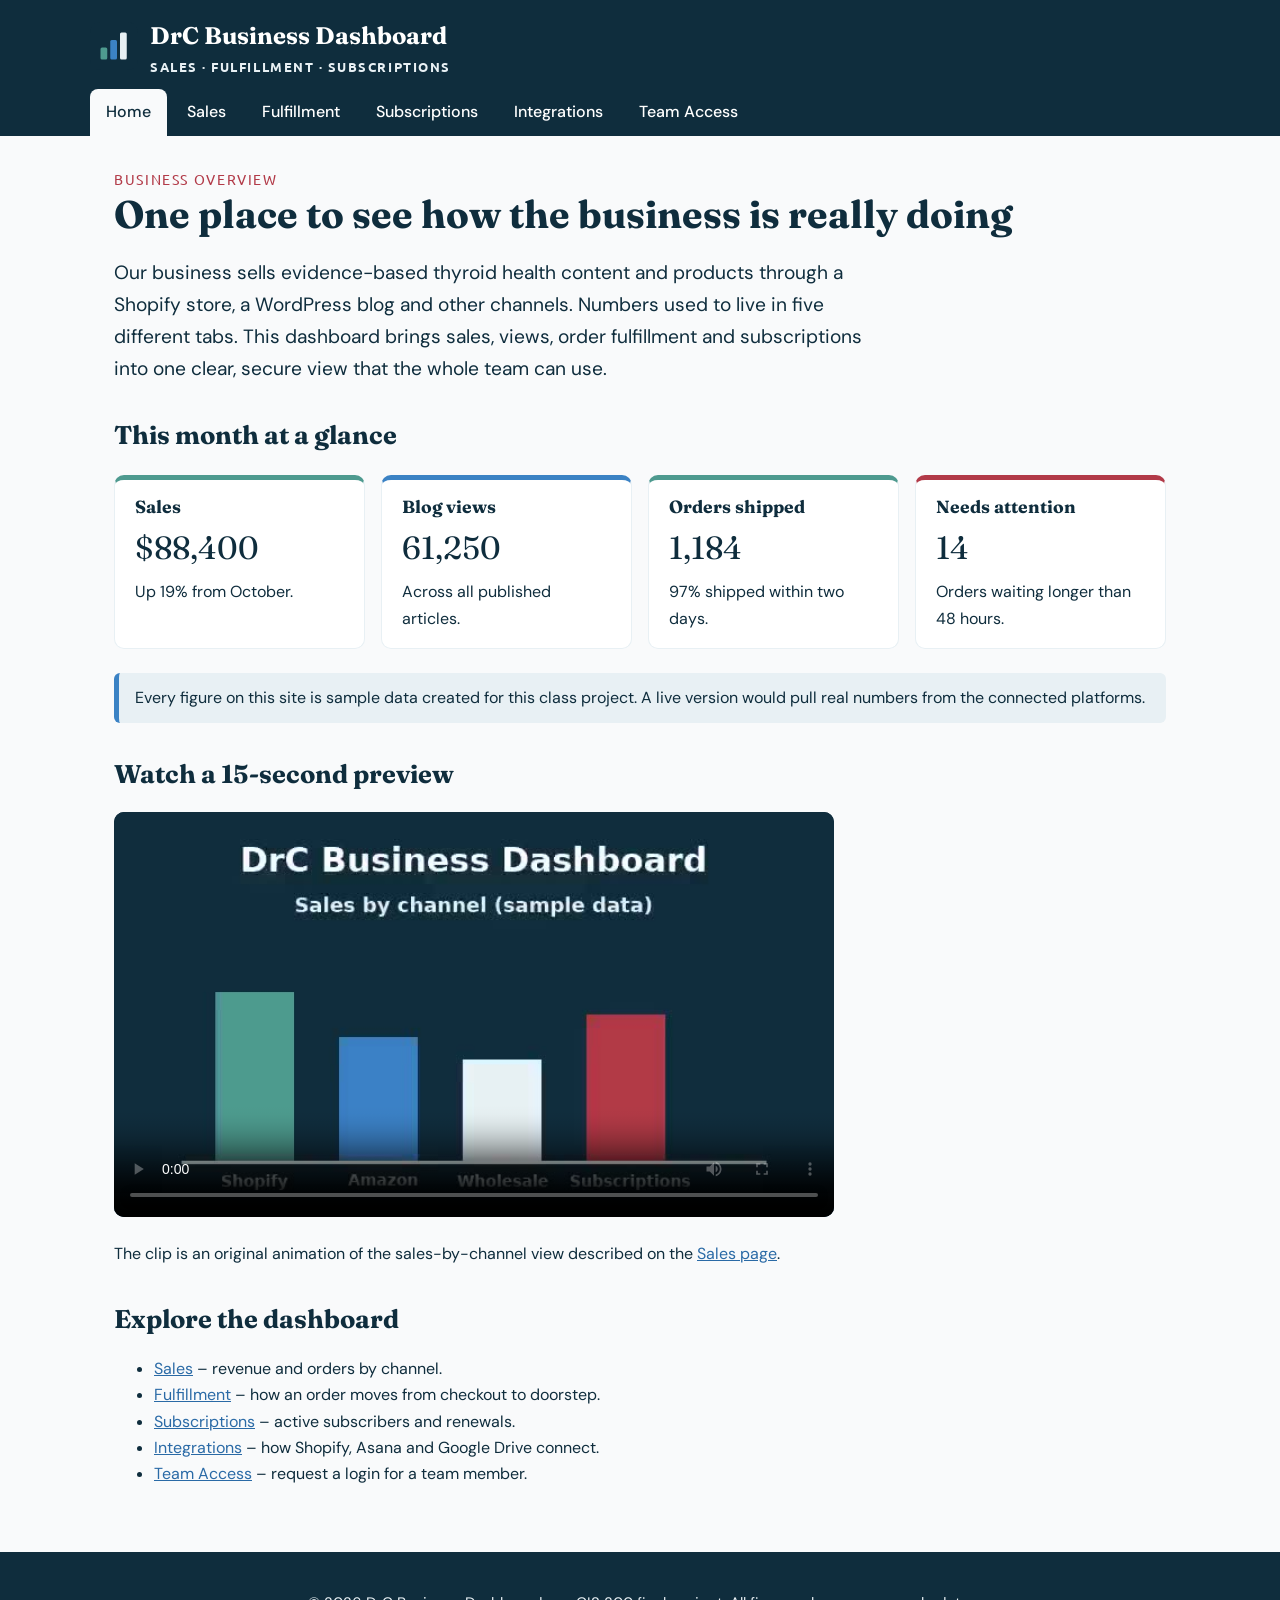
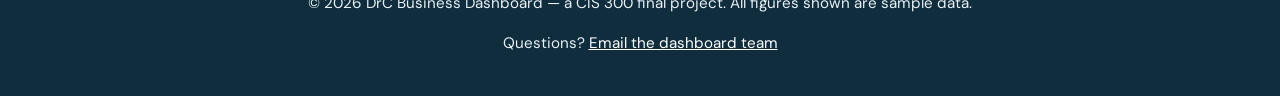
<file: index.html>
<!DOCTYPE html>
<html lang="en">
<head>
  <meta charset="utf-8">
  <meta name="viewport" content="width=device-width, initial-scale=1">
  <meta name="description" content="A single dashboard that tracks sales, website views, order fulfillment and subscriptions across Shopify, Amazon and more for a small health-content business.">
  <meta name="keywords" content="business dashboard, sales tracking, order fulfillment, subscriptions, Shopify, Asana">
  <title>Home | DrC Business Dashboard</title>
  <link rel="stylesheet" href="style.css">
</head>
<body>
  <a class="skip-link" href="#content">Skip to main content</a>
  <header>
    <div class="brand">
      <img src="images/logo.svg" alt="DrC Business Dashboard logo">
      <p>DrC Business Dashboard<span>Sales &middot; Fulfillment &middot; Subscriptions</span></p>
    </div>
    <nav aria-label="Main navigation">
      <ul>
        <li><a href="index.html" class="current" aria-current="page">Home</a></li>
        <li><a href="sales.html">Sales</a></li>
        <li><a href="fulfillment.html">Fulfillment</a></li>
        <li><a href="subscriptions.html">Subscriptions</a></li>
        <li><a href="integrations.html">Integrations</a></li>
        <li><a href="access.html">Team Access</a></li>
      </ul>
    </nav>
  </header>
  <main id="content">
    <p class="kicker">Business overview</p>
    <h1>One place to see how the business is really doing</h1>
    <p class="lead">Our business sells evidence-based thyroid health content and products through a Shopify store, a WordPress blog and other channels. Numbers used to live in five different tabs. This dashboard brings sales, views, order fulfillment and subscriptions into one clear, secure view that the whole team can use.</p>

    <section aria-labelledby="snapshot">
      <h2 id="snapshot">This month at a glance</h2>
      <div class="cards">
        <div class="card"><h3>Sales</h3><p class="big">$88,400</p><p>Up 19% from October.</p></div>
        <div class="card info"><h3>Blog views</h3><p class="big">61,250</p><p>Across all published articles.</p></div>
        <div class="card"><h3>Orders shipped</h3><p class="big">1,184</p><p>97% shipped within two days.</p></div>
        <div class="card alert"><h3>Needs attention</h3><p class="big">14</p><p>Orders waiting longer than 48 hours.</p></div>
      </div>
      <p class="note">Every figure on this site is sample data created for this class project. A live version would pull real numbers from the connected platforms.</p>
    </section>

    <section aria-labelledby="preview">
      <h2 id="preview">Watch a 15-second preview</h2>
      <video controls preload="metadata" poster="images/video-poster.jpg">
        <source src="video/dashboard-preview.mp4" type="video/mp4">
        <p>Your browser does not support HTML5 video. A short animation shows sales growing for each channel.</p>
      </video>
      <p>The clip is an original animation of the sales-by-channel view described on the <a href="sales.html">Sales page</a>.</p>
    </section>

    <section aria-labelledby="explore">
      <h2 id="explore">Explore the dashboard</h2>
      <ul>
        <li><a href="sales.html">Sales</a> &ndash; revenue and orders by channel.</li>
        <li><a href="fulfillment.html">Fulfillment</a> &ndash; how an order moves from checkout to doorstep.</li>
        <li><a href="subscriptions.html">Subscriptions</a> &ndash; active subscribers and renewals.</li>
        <li><a href="integrations.html">Integrations</a> &ndash; how Shopify, Asana and Google Drive connect.</li>
        <li><a href="access.html">Team Access</a> &ndash; request a login for a team member.</li>
      </ul>
    </section>
  </main>
  <footer>
    <p>&copy; 2026 DrC Business Dashboard &mdash; a CIS 300 final project. All figures shown are sample data.</p>
    <p>Questions? <a href="mailto:rgchristianson@gmail.com">Email the dashboard team</a></p>
  </footer>
</body>
</html>
</file>
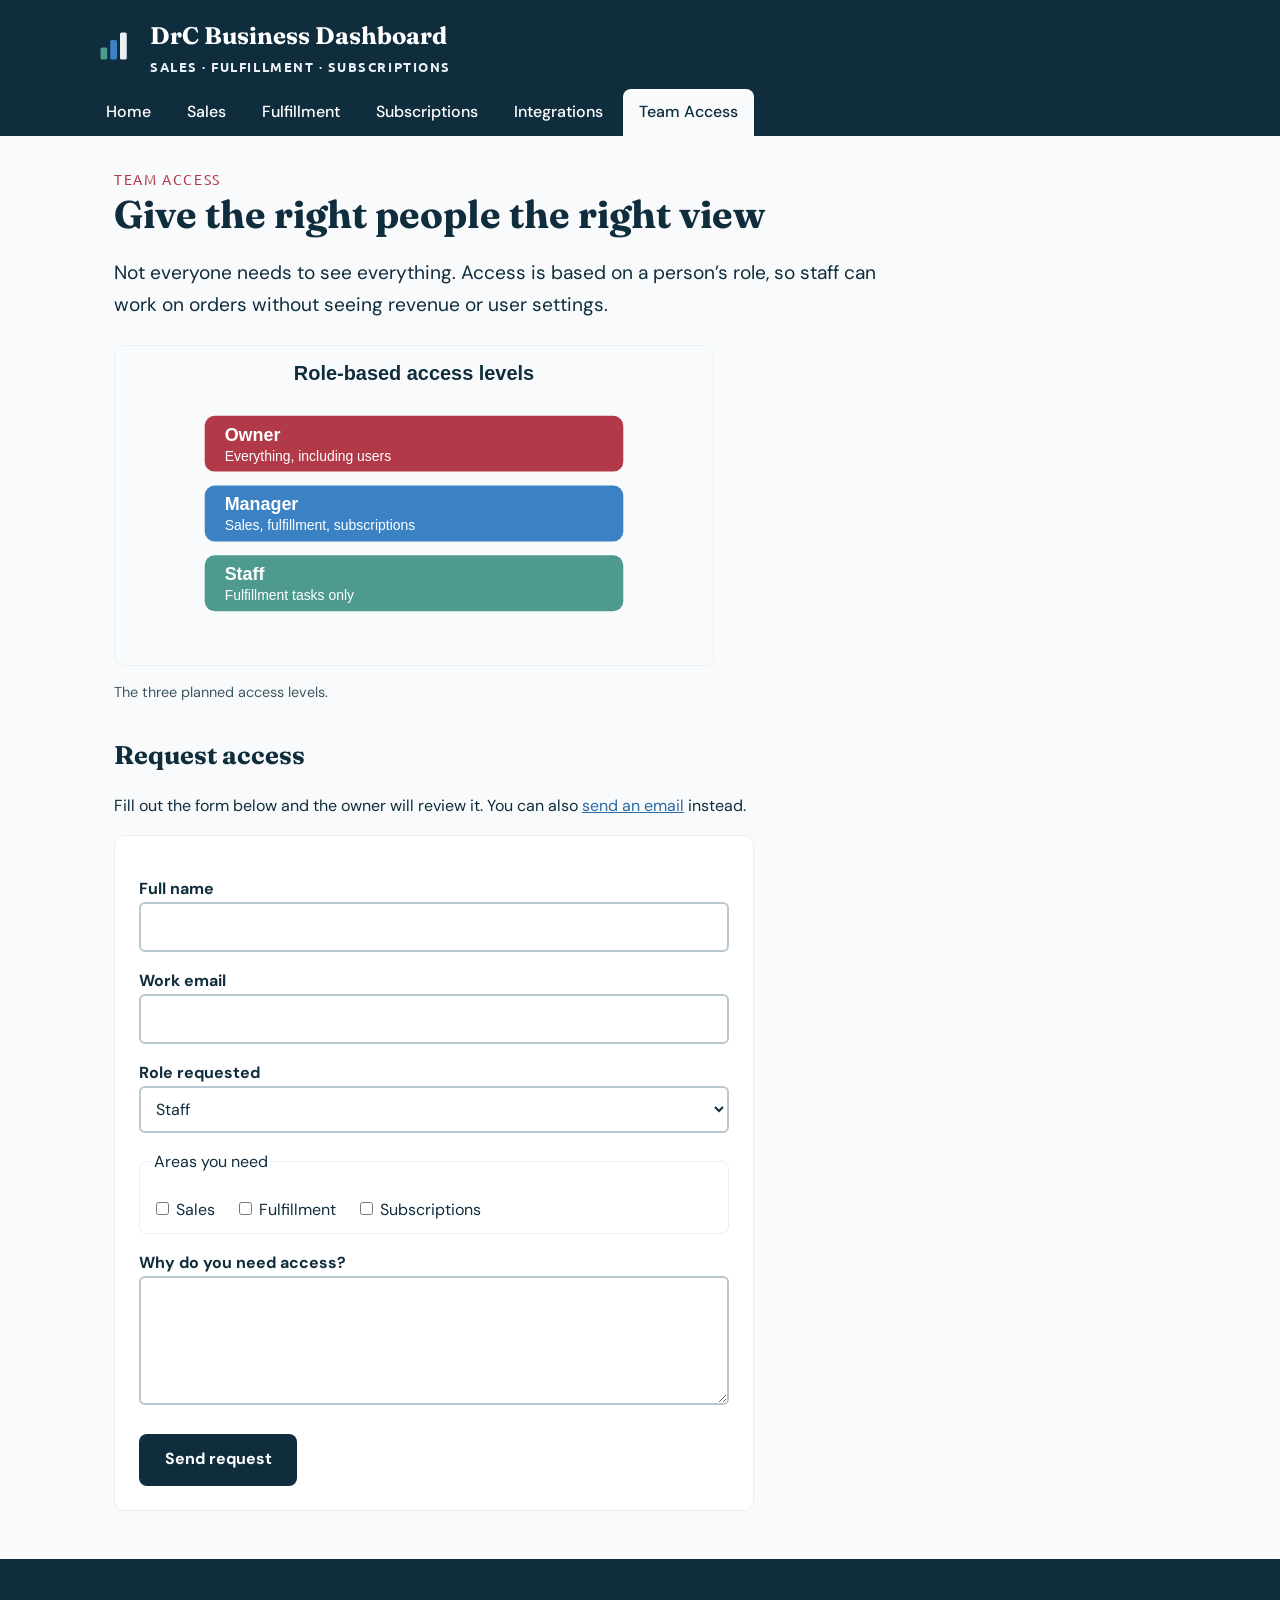
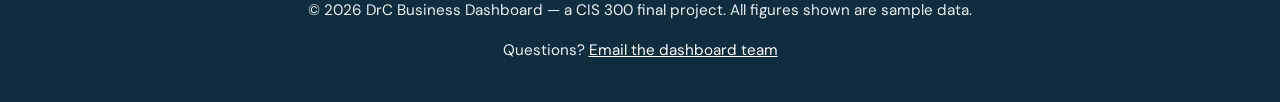
<file: access.html>
<!DOCTYPE html>
<html lang="en">
<head>
  <meta charset="utf-8">
  <meta name="viewport" content="width=device-width, initial-scale=1">
  <meta name="description" content="Request dashboard access for a team member. Describes owner, manager and staff roles and includes an access request form.">
  <meta name="keywords" content="business dashboard, sales tracking, order fulfillment, subscriptions, Shopify, Asana">
  <title>Team Access | DrC Business Dashboard</title>
  <link rel="stylesheet" href="style.css">
</head>
<body>
  <a class="skip-link" href="#content">Skip to main content</a>
  <header>
    <div class="brand">
      <img src="images/logo.svg" alt="DrC Business Dashboard logo">
      <p>DrC Business Dashboard<span>Sales &middot; Fulfillment &middot; Subscriptions</span></p>
    </div>
    <nav aria-label="Main navigation">
      <ul>
        <li><a href="index.html">Home</a></li>
        <li><a href="sales.html">Sales</a></li>
        <li><a href="fulfillment.html">Fulfillment</a></li>
        <li><a href="subscriptions.html">Subscriptions</a></li>
        <li><a href="integrations.html">Integrations</a></li>
        <li><a href="access.html" class="current" aria-current="page">Team Access</a></li>
      </ul>
    </nav>
  </header>
  <main id="content">
    <p class="kicker">Team access</p>
    <h1>Give the right people the right view</h1>
    <p class="lead">Not everyone needs to see everything. Access is based on a person&rsquo;s role, so staff can work on orders without seeing revenue or user settings.</p>

    <figure>
      <img src="images/access-levels.svg" alt="Three access levels: owner sees everything, manager sees sales and fulfillment, staff sees fulfillment tasks" width="600" height="320">
      <figcaption>The three planned access levels.</figcaption>
    </figure>

    <section aria-labelledby="request">
      <h2 id="request">Request access</h2>
      <p>Fill out the form below and the owner will review it. You can also <a href="mailto:rgchristianson@gmail.com?subject=Dashboard%20access%20request">send an email</a> instead.</p>
      <form action="#" method="post">
        <label for="fullname">Full name</label>
        <input type="text" id="fullname" name="fullname" required autocomplete="name">

        <label for="workemail">Work email</label>
        <input type="email" id="workemail" name="workemail" required autocomplete="email">

        <label for="role">Role requested</label>
        <select id="role" name="role">
          <option value="staff">Staff</option>
          <option value="manager">Manager</option>
          <option value="owner">Owner</option>
        </select>

        <fieldset>
          <legend>Areas you need</legend>
          <label><input type="checkbox" name="areas" value="sales"> Sales</label>
          <label><input type="checkbox" name="areas" value="fulfillment"> Fulfillment</label>
          <label><input type="checkbox" name="areas" value="subscriptions"> Subscriptions</label>
        </fieldset>

        <label for="reason">Why do you need access?</label>
        <textarea id="reason" name="reason" rows="4"></textarea>

        <button type="submit">Send request</button>
      </form>
    </section>
  </main>
  <footer>
    <p>&copy; 2026 DrC Business Dashboard &mdash; a CIS 300 final project. All figures shown are sample data.</p>
    <p>Questions? <a href="mailto:rgchristianson@gmail.com">Email the dashboard team</a></p>
  </footer>
</body>
</html>
</file>
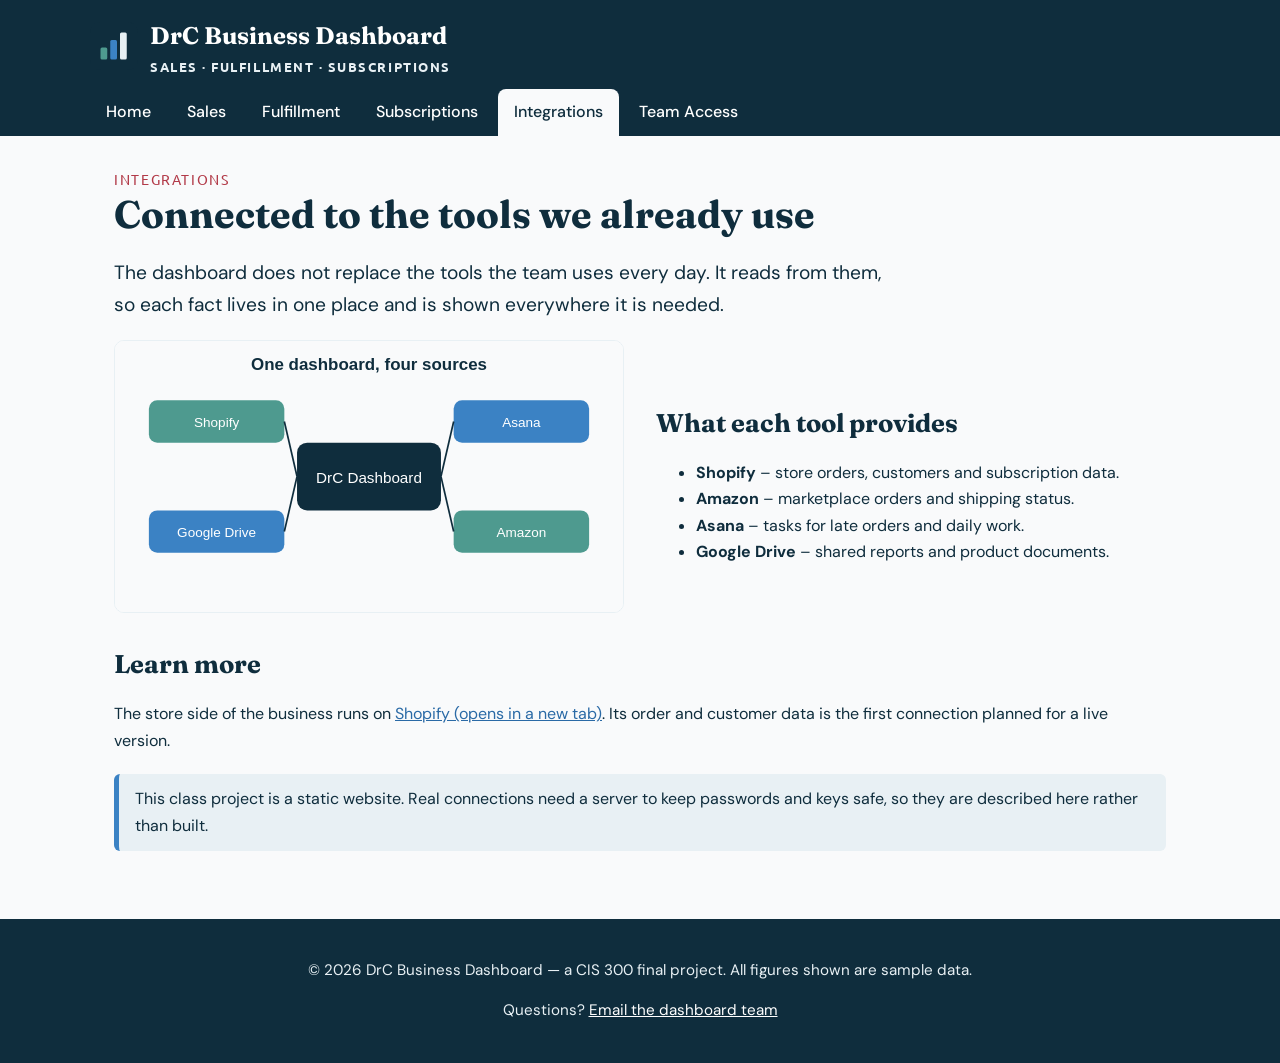
<file: integrations.html>
<!DOCTYPE html>
<html lang="en">
<head>
  <meta charset="utf-8">
  <meta name="viewport" content="width=device-width, initial-scale=1">
  <meta name="description" content="How the dashboard connects Shopify, Amazon, Asana and Google Drive so that sales, tasks and documents appear in one place.">
  <meta name="keywords" content="business dashboard, sales tracking, order fulfillment, subscriptions, Shopify, Asana">
  <title>Integrations | DrC Business Dashboard</title>
  <link rel="stylesheet" href="style.css">
</head>
<body>
  <a class="skip-link" href="#content">Skip to main content</a>
  <header>
    <div class="brand">
      <img src="images/logo.svg" alt="DrC Business Dashboard logo">
      <p>DrC Business Dashboard<span>Sales &middot; Fulfillment &middot; Subscriptions</span></p>
    </div>
    <nav aria-label="Main navigation">
      <ul>
        <li><a href="index.html">Home</a></li>
        <li><a href="sales.html">Sales</a></li>
        <li><a href="fulfillment.html">Fulfillment</a></li>
        <li><a href="subscriptions.html">Subscriptions</a></li>
        <li><a href="integrations.html" class="current" aria-current="page">Integrations</a></li>
        <li><a href="access.html">Team Access</a></li>
      </ul>
    </nav>
  </header>
  <main id="content">
    <p class="kicker">Integrations</p>
    <h1>Connected to the tools we already use</h1>
    <p class="lead">The dashboard does not replace the tools the team uses every day. It reads from them, so each fact lives in one place and is shown everywhere it is needed.</p>

    <div class="split">
      <img src="images/integrations-diagram.svg" alt="Diagram: Shopify, Asana, Google Drive and Amazon all feed the DrC Dashboard" width="600" height="320">
      <div>
        <h2>What each tool provides</h2>
        <ul>
          <li><strong>Shopify</strong> &ndash; store orders, customers and subscription data.</li>
          <li><strong>Amazon</strong> &ndash; marketplace orders and shipping status.</li>
          <li><strong>Asana</strong> &ndash; tasks for late orders and daily work.</li>
          <li><strong>Google Drive</strong> &ndash; shared reports and product documents.</li>
        </ul>
      </div>
    </div>

    <section aria-labelledby="learn">
      <h2 id="learn">Learn more</h2>
      <p>The store side of the business runs on <a href="https://www.shopify.com" target="_blank" rel="noopener noreferrer">Shopify (opens in a new tab)</a>. Its order and customer data is the first connection planned for a live version.</p>
      <p class="note">This class project is a static website. Real connections need a server to keep passwords and keys safe, so they are described here rather than built.</p>
    </section>
  </main>
  <footer>
    <p>&copy; 2026 DrC Business Dashboard &mdash; a CIS 300 final project. All figures shown are sample data.</p>
    <p>Questions? <a href="mailto:rgchristianson@gmail.com">Email the dashboard team</a></p>
  </footer>
</body>
</html>
</file>
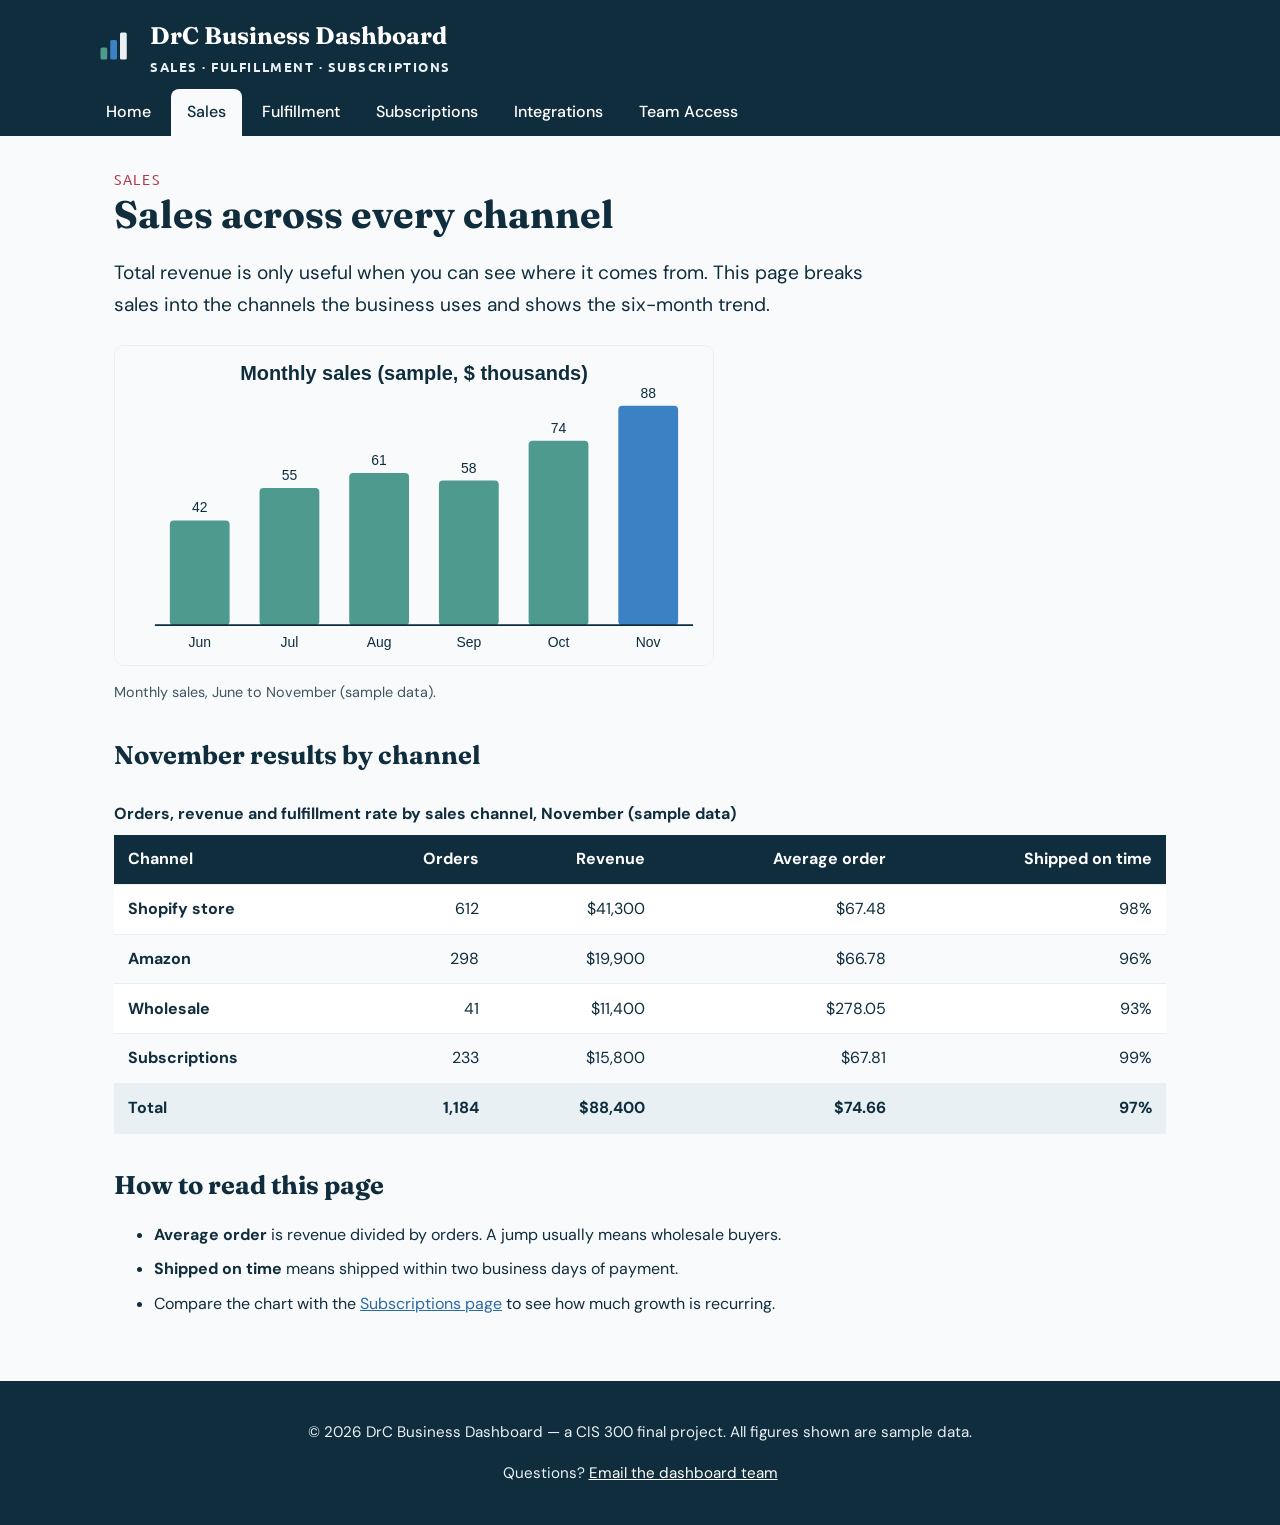
<file: sales.html>
<!DOCTYPE html>
<html lang="en">
<head>
  <meta charset="utf-8">
  <meta name="viewport" content="width=device-width, initial-scale=1">
  <meta name="description" content="Sales dashboard showing revenue, orders and average order value for each sales channel, with a six-month trend chart.">
  <meta name="keywords" content="business dashboard, sales tracking, order fulfillment, subscriptions, Shopify, Asana">
  <title>Sales | DrC Business Dashboard</title>
  <link rel="stylesheet" href="style.css">
</head>
<body>
  <a class="skip-link" href="#content">Skip to main content</a>
  <header>
    <div class="brand">
      <img src="images/logo.svg" alt="DrC Business Dashboard logo">
      <p>DrC Business Dashboard<span>Sales &middot; Fulfillment &middot; Subscriptions</span></p>
    </div>
    <nav aria-label="Main navigation">
      <ul>
        <li><a href="index.html">Home</a></li>
        <li><a href="sales.html" class="current" aria-current="page">Sales</a></li>
        <li><a href="fulfillment.html">Fulfillment</a></li>
        <li><a href="subscriptions.html">Subscriptions</a></li>
        <li><a href="integrations.html">Integrations</a></li>
        <li><a href="access.html">Team Access</a></li>
      </ul>
    </nav>
  </header>
  <main id="content">
    <p class="kicker">Sales</p>
    <h1>Sales across every channel</h1>
    <p class="lead">Total revenue is only useful when you can see where it comes from. This page breaks sales into the channels the business uses and shows the six-month trend.</p>

    <figure>
      <img src="images/sales-chart.svg" alt="Bar chart: monthly sales rise from 42 thousand dollars in June to 88 thousand in November" width="600" height="320">
      <figcaption>Monthly sales, June to November (sample data).</figcaption>
    </figure>

    <section aria-labelledby="channels">
      <h2 id="channels">November results by channel</h2>
      <div class="table-wrap">
        <table>
          <caption>Orders, revenue and fulfillment rate by sales channel, November (sample data)</caption>
          <thead>
            <tr>
              <th scope="col">Channel</th>
              <th scope="col" class="num">Orders</th>
              <th scope="col" class="num">Revenue</th>
              <th scope="col" class="num">Average order</th>
              <th scope="col" class="num">Shipped on time</th>
            </tr>
          </thead>
          <tbody>
            <tr><th scope="row">Shopify store</th><td class="num">612</td><td class="num">$41,300</td><td class="num">$67.48</td><td class="num">98%</td></tr>
            <tr><th scope="row">Amazon</th><td class="num">298</td><td class="num">$19,900</td><td class="num">$66.78</td><td class="num">96%</td></tr>
            <tr><th scope="row">Wholesale</th><td class="num">41</td><td class="num">$11,400</td><td class="num">$278.05</td><td class="num">93%</td></tr>
            <tr><th scope="row">Subscriptions</th><td class="num">233</td><td class="num">$15,800</td><td class="num">$67.81</td><td class="num">99%</td></tr>
          </tbody>
          <tfoot>
            <tr><td>Total</td><td class="num">1,184</td><td class="num">$88,400</td><td class="num">$74.66</td><td class="num">97%</td></tr>
          </tfoot>
        </table>
      </div>
    </section>

    <section aria-labelledby="reading">
      <h2 id="reading">How to read this page</h2>
      <ul class="checks">
        <li><strong>Average order</strong> is revenue divided by orders. A jump usually means wholesale buyers.</li>
        <li><strong>Shipped on time</strong> means shipped within two business days of payment.</li>
        <li>Compare the chart with the <a href="subscriptions.html">Subscriptions page</a> to see how much growth is recurring.</li>
      </ul>
    </section>
  </main>
  <footer>
    <p>&copy; 2026 DrC Business Dashboard &mdash; a CIS 300 final project. All figures shown are sample data.</p>
    <p>Questions? <a href="mailto:rgchristianson@gmail.com">Email the dashboard team</a></p>
  </footer>
</body>
</html>
</file>
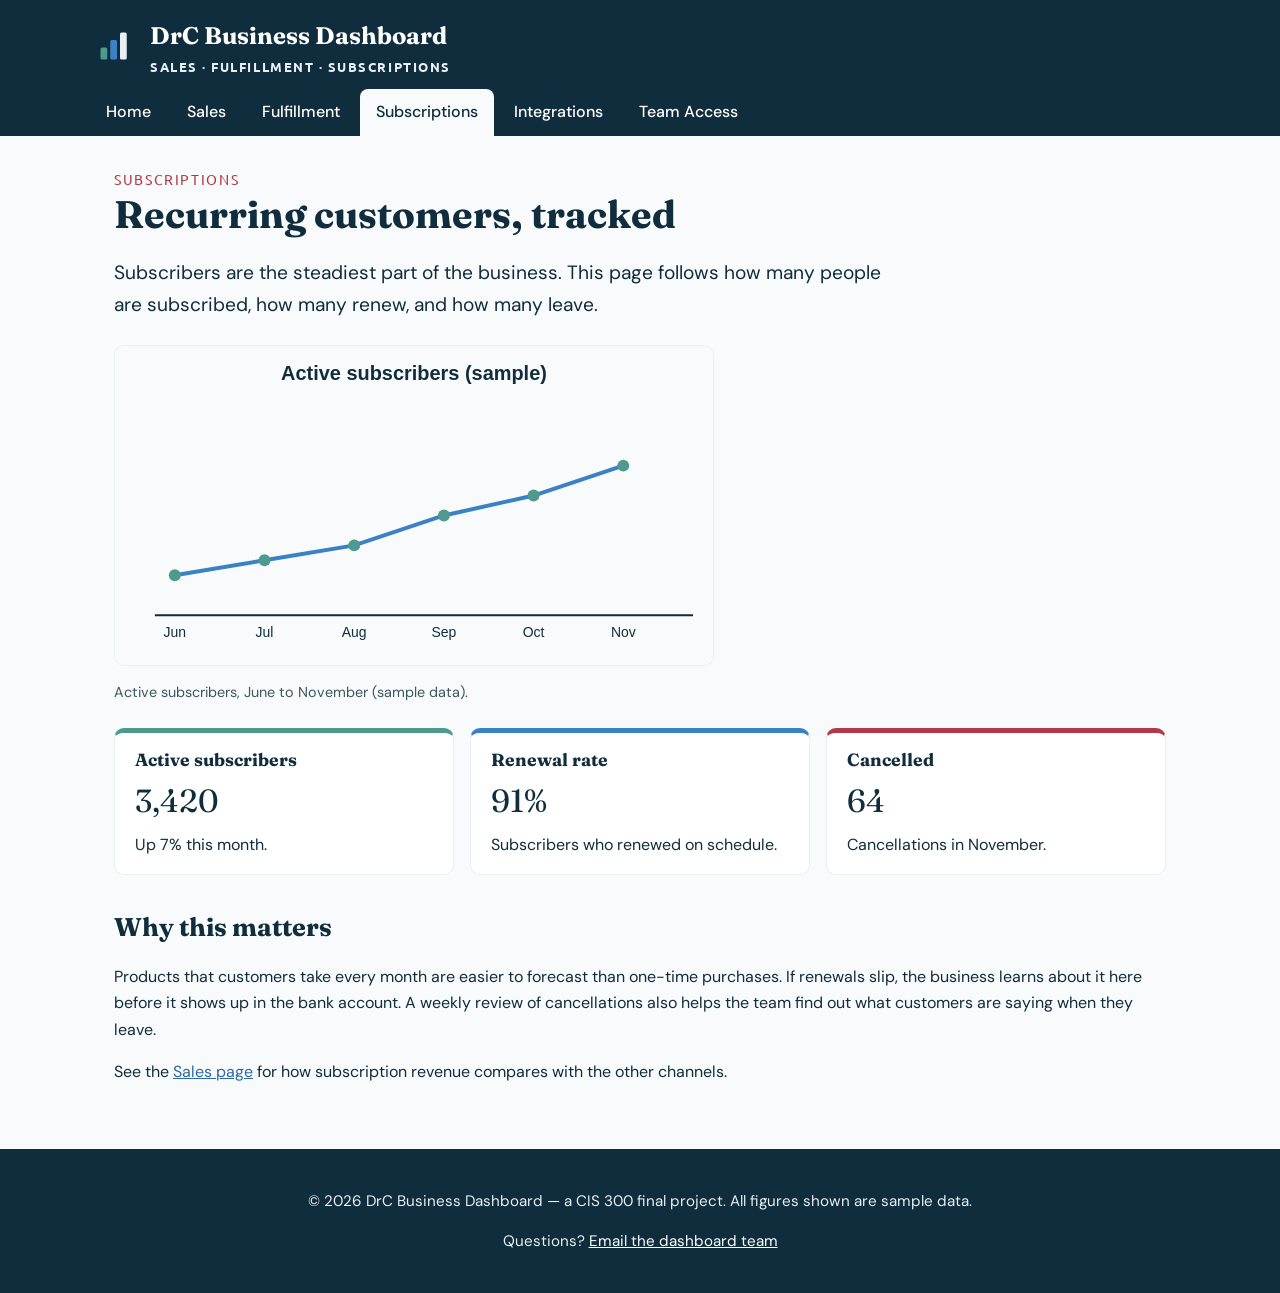
<file: subscriptions.html>
<!DOCTYPE html>
<html lang="en">
<head>
  <meta charset="utf-8">
  <meta name="viewport" content="width=device-width, initial-scale=1">
  <meta name="description" content="Subscription dashboard describing active subscribers, renewal rate and why recurring revenue matters for a health products business.">
  <meta name="keywords" content="business dashboard, sales tracking, order fulfillment, subscriptions, Shopify, Asana">
  <title>Subscriptions | DrC Business Dashboard</title>
  <link rel="stylesheet" href="style.css">
</head>
<body>
  <a class="skip-link" href="#content">Skip to main content</a>
  <header>
    <div class="brand">
      <img src="images/logo.svg" alt="DrC Business Dashboard logo">
      <p>DrC Business Dashboard<span>Sales &middot; Fulfillment &middot; Subscriptions</span></p>
    </div>
    <nav aria-label="Main navigation">
      <ul>
        <li><a href="index.html">Home</a></li>
        <li><a href="sales.html">Sales</a></li>
        <li><a href="fulfillment.html">Fulfillment</a></li>
        <li><a href="subscriptions.html" class="current" aria-current="page">Subscriptions</a></li>
        <li><a href="integrations.html">Integrations</a></li>
        <li><a href="access.html">Team Access</a></li>
      </ul>
    </nav>
  </header>
  <main id="content">
    <p class="kicker">Subscriptions</p>
    <h1>Recurring customers, tracked</h1>
    <p class="lead">Subscribers are the steadiest part of the business. This page follows how many people are subscribed, how many renew, and how many leave.</p>

    <figure>
      <img src="images/subscribers-chart.svg" alt="Line chart: active subscribers grow steadily from June to November" width="600" height="320">
      <figcaption>Active subscribers, June to November (sample data).</figcaption>
    </figure>

    <div class="cards">
      <div class="card"><h3>Active subscribers</h3><p class="big">3,420</p><p>Up 7% this month.</p></div>
      <div class="card info"><h3>Renewal rate</h3><p class="big">91%</p><p>Subscribers who renewed on schedule.</p></div>
      <div class="card alert"><h3>Cancelled</h3><p class="big">64</p><p>Cancellations in November.</p></div>
    </div>

    <section aria-labelledby="why">
      <h2 id="why">Why this matters</h2>
      <p>Products that customers take every month are easier to forecast than one-time purchases. If renewals slip, the business learns about it here before it shows up in the bank account. A weekly review of cancellations also helps the team find out what customers are saying when they leave.</p>
      <p>See the <a href="sales.html">Sales page</a> for how subscription revenue compares with the other channels.</p>
    </section>
  </main>
  <footer>
    <p>&copy; 2026 DrC Business Dashboard &mdash; a CIS 300 final project. All figures shown are sample data.</p>
    <p>Questions? <a href="mailto:rgchristianson@gmail.com">Email the dashboard team</a></p>
  </footer>
</body>
</html>
</file>
<file: style.css>
@import url("https://fonts.googleapis.com/css2?family=DM+Sans:wght@400;500;700&family=Fraunces:wght@600;700&family=Ubuntu:wght@500&display=swap");

:root {
  --navy: #0f2d3d; --teal: #4e9a8f; --blue: #3b82c4; --pale: #e8f0f4; --crimson: #b23a48; --off: #f9fafb;
  --link: #2a6aa6;
}

* { box-sizing: border-box; }

body {
  margin: 0;
  font-family: "DM Sans", "Segoe UI", Arial, sans-serif;
  line-height: 1.65;
  color: var(--navy);
  background: var(--off);
}

h1, h2, h3 {
  font-family: "Fraunces", Georgia, serif;
  line-height: 1.25;
  color: var(--navy);
}

h1 { font-size: 2.4rem; margin: 0 0 .5rem; }
h2 { font-size: 1.6rem; margin-top: 2.2rem; }

a { color: var(--link); }
a:hover, a:focus { color: var(--crimson); }

.skip-link {
  position: absolute; left: -999px; top: 0;
  background: var(--crimson); color: #fff; padding: .5rem 1rem;
}
.skip-link:focus { left: 0; z-index: 10; }

header {
  background: var(--navy);
  color: #fff;
  padding: 1rem 1.5rem 0;
}

.brand {
  display: flex; align-items: center; gap: .75rem;
  max-width: 1100px; margin: 0 auto;
}
.brand img { width: 48px; height: 48px; }
.brand p { margin: 0; font-family: "Fraunces", Georgia, serif; font-size: 1.5rem; font-weight: 700; }
.brand span { display: block; font-family: "Ubuntu", sans-serif; font-size: .8rem; letter-spacing: .12em; text-transform: uppercase; color: var(--pale); }

nav { max-width: 1100px; margin: .75rem auto 0; }
nav ul { list-style: none; margin: 0; padding: 0; display: flex; flex-wrap: wrap; gap: .25rem; }
nav a {
  display: block; padding: .65rem 1rem; color: #fff; text-decoration: none;
  border-radius: 8px 8px 0 0; font-weight: 500;
}
nav a:hover, nav a:focus { background: var(--teal); color: #fff; }
nav a.current { background: var(--off); color: var(--navy); }

main { max-width: 1100px; margin: 0 auto; padding: 2rem 1.5rem 3rem; }

.kicker {
  font-family: "Ubuntu", sans-serif; text-transform: uppercase;
  letter-spacing: .12em; font-size: .85rem; color: var(--crimson); margin: 0;
}

.lead { font-size: 1.2rem; max-width: 60ch; }

.cards {
  display: grid; gap: 1rem;
  grid-template-columns: repeat(auto-fit, minmax(210px, 1fr));
  margin: 1.5rem 0;
}
.card {
  background: #fff; border: 1px solid var(--pale);
  border-top: 5px solid var(--teal); border-radius: 10px; padding: 1rem 1.25rem;
}
.card h3 { margin: 0 0 .25rem; font-size: 1.1rem; }
.card .big { font-family: "Fraunces", Georgia, serif; font-size: 2rem; margin: 0; }
.card p { margin: .25rem 0 0; }
.card.alert { border-top-color: var(--crimson); }
.card.info { border-top-color: var(--blue); }

.split {
  display: grid; gap: 2rem; align-items: center;
  grid-template-columns: repeat(auto-fit, minmax(300px, 1fr));
}

figure { margin: 1.5rem 0; }
figure img, .split img { max-width: 100%; height: auto; border: 1px solid var(--pale); border-radius: 10px; background: #fff; }
figcaption { font-size: .9rem; color: #3d5663; margin-top: .4rem; }

video { width: 100%; max-width: 720px; border-radius: 10px; background: var(--navy); }

.table-wrap { overflow-x: auto; }
table { border-collapse: collapse; width: 100%; background: #fff; }
caption { text-align: left; font-weight: 700; padding: .5rem 0; }
th, td { padding: .7rem .9rem; border-bottom: 1px solid var(--pale); text-align: left; }
thead th { background: var(--navy); color: #fff; }
tbody tr:nth-child(even) { background: var(--off); }
td.num, th.num { text-align: right; }
tfoot td { font-weight: 700; background: var(--pale); }

.note {
  background: var(--pale); border-left: 5px solid var(--blue);
  padding: .75rem 1rem; border-radius: 6px; margin: 1.25rem 0;
}

ol.steps li, ul.checks li { margin-bottom: .5rem; }

form {
  background: #fff; border: 1px solid var(--pale); border-radius: 10px;
  padding: 1.5rem; max-width: 640px;
}
fieldset { border: 1px solid var(--pale); border-radius: 8px; margin: 1rem 0; }
label { display: block; font-weight: 700; margin-top: 1rem; }
fieldset label { display: inline-block; font-weight: 400; margin-right: 1rem; }
input[type="text"], input[type="email"], select, textarea {
  width: 100%; padding: .6rem .7rem; font: inherit; color: var(--navy);
  border: 2px solid #b9c8d0; border-radius: 6px; background: #fff;
}
input:focus, select:focus, textarea:focus { outline: 3px solid var(--blue); border-color: var(--blue); }
button {
  margin-top: 1.25rem; background: var(--navy); color: #fff; border: 0;
  padding: .8rem 1.6rem; font: inherit; font-weight: 700; border-radius: 8px; cursor: pointer;
}
button:hover, button:focus { background: var(--teal); }

footer { background: var(--navy); color: var(--pale); padding: 1.5rem; text-align: center; font-size: .95rem; }
footer a { color: #fff; }

@media (max-width: 600px) {
  h1 { font-size: 1.9rem; }
  nav a { padding: .5rem .7rem; }
}
</file>
